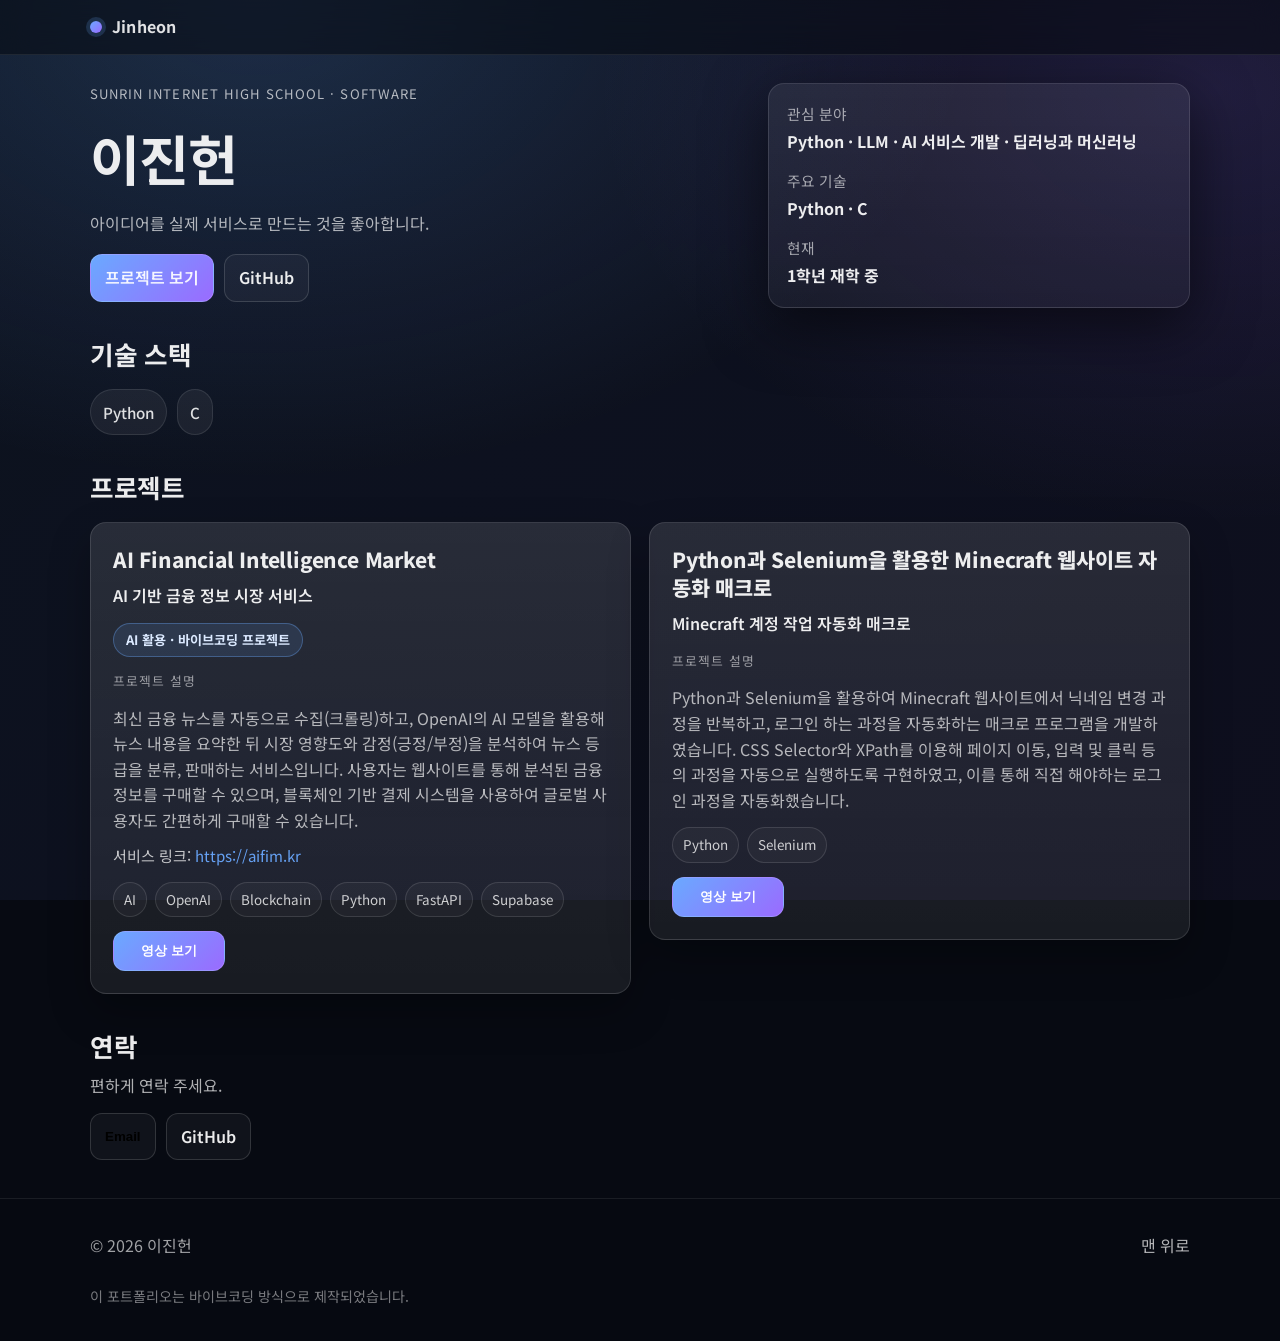
<file: index.html>
<!DOCTYPE html>
<html lang="ko">
<head>
    <meta charset="UTF-8">
    <meta name="viewport" content="width=device-width, initial-scale=1.0">
    <title>이진헌 | Portfolio</title>
    <link rel="preconnect" href="https://fonts.googleapis.com">
    <link rel="preconnect" href="https://fonts.gstatic.com" crossorigin>
    <link href="https://fonts.googleapis.com/css2?family=Roboto:wght@300;400;500;700&family=Noto+Sans+KR:wght@300;400;500;700&display=swap" rel="stylesheet">
    <link rel="stylesheet" href="css/style.css">
</head>
<body>
    <a class="skip-link" href="#main">본문 바로가기</a>

    <header class="site-header">
        <div class="container header-inner">
            <a class="brand" href="#top" aria-label="처음으로">
                <span class="brand-mark" aria-hidden="true"></span>
                <span class="brand-text">Jinheon</span>
            </a>
        </div>
    </header>

    <main id="main">
        <section class="hero" id="top">
            <div class="container hero-inner">
                <div class="hero-text">
                    <p class="kicker">Sunrin Internet High School · Software</p>
                    <h1>이진헌</h1>
                    <p class="subtitle">아이디어를 실제 서비스로 만드는 것을 좋아합니다.</p>
                    <div class="cta-row">
                        <a class="btn primary" href="#projects">프로젝트 보기</a>
                        <a class="btn ghost" href="https://github.com/J1n-h" target="_blank" rel="noreferrer">GitHub</a>
                    </div>
                </div>
                <div class="hero-card" aria-label="요약 카드">
                    <div class="stat">
                        <div class="stat-label">관심 분야</div>
                        <div class="stat-value">Python · LLM · AI 서비스 개발 · 딥러닝과 머신러닝</div>
                    </div>
                    <div class="stat">
                        <div class="stat-label">주요 기술</div>
                        <div class="stat-value">Python · C</div>
                    </div>
                    <div class="stat">
                        <div class="stat-label">현재</div>
                        <div class="stat-value">1학년 재학 중</div>
                    </div>
                </div>
            </div>
            <div class="hero-glow" aria-hidden="true"></div>
        </section>

        <section class="section" id="skills">
            <div class="container">
                <div class="section-head">
                    <h2>기술 스택</h2>
                </div>
                <div class="chips" aria-label="기술 스택 목록">
                    <span class="chip">Python</span>
                    <span class="chip">C</span>
                </div>
            </div>
        </section>

        <section class="section" id="projects">
            <div class="container">
                <div class="section-head">
                    <h2>프로젝트</h2>
                </div>

                <div class="projects" id="project-list" aria-label="프로젝트 목록">
                    <!-- JS에서 프로젝트 카드 렌더링 -->
                </div>
            </div>
        </section>

        <section class="section" id="contact">
            <div class="container">
                <div class="section-head">
                    <h2>연락</h2>
                    <p>편하게 연락 주세요.</p>
                </div>
                <div class="contact-row">
                    <button class="btn ghost" id="copy-email" type="button">Email</button>
                    <a class="btn ghost" href="https://github.com/J1n-h" target="_blank" rel="noreferrer">GitHub</a>
                </div>
            </div>
        </section>
    </main>

    <div class="modal-backdrop" id="video-modal" aria-hidden="true">
        <div class="modal" role="dialog" aria-modal="true" aria-labelledby="video-title">
            <div class="modal-header">
                <div class="modal-title" id="video-title">YouTube</div>
                <button class="modal-close" id="video-close" type="button" aria-label="닫기">닫기</button>
            </div>
            <div class="modal-body" id="video-body"></div>
        </div>
    </div>
    <div class="toast" id="toast" role="status" aria-live="polite"></div>

    <footer class="site-footer">
        <div class="container footer-inner">
            <p>&copy; 2026 이진헌</p>
            <a href="#top" class="to-top">맨 위로</a>
        </div>
        <div class="container">
            <p class="footer-note">이 포트폴리오는 바이브코딩 방식으로 제작되었습니다.</p>
        </div>
    </footer>

    <script type="module" src="js/app.js"></script>
</body>
</html>
</file>
<file: css/style.css>
:root {
    --bg: #070a12;
    --surface: rgba(255, 255, 255, 0.06);
    --surface-2: rgba(255, 255, 255, 0.09);
    --border: rgba(255, 255, 255, 0.12);
    --text: rgba(255, 255, 255, 0.92);
    --muted: rgba(255, 255, 255, 0.68);
    --brand: #6aa9ff;
    --brand-2: #9a6bff;
    --shadow: 0 18px 60px rgba(0, 0, 0, 0.55);
    --radius: 16px;
}

* { box-sizing: border-box; }

html, body {
    height: 100%;
}

body {
    margin: 0;
    font-family: 'Noto Sans KR', 'Roboto', system-ui, -apple-system, Segoe UI, sans-serif;
    background: var(--bg);
    color: var(--text);
    line-height: 1.6;
}

a { color: inherit; }

body::before {
    content: "";
    position: fixed;
    inset: 0;
    pointer-events: none;
    z-index: -1;
    background:
        radial-gradient(1200px 800px at 20% 0%, rgba(106, 169, 255, 0.18), transparent 60%),
        radial-gradient(1000px 700px at 95% 10%, rgba(154, 107, 255, 0.14), transparent 62%),
        linear-gradient(135deg, rgba(106, 169, 255, 0.06), rgba(154, 107, 255, 0.05));
}

.container {
    width: min(1100px, calc(100% - 48px));
    margin: 0 auto;
}

.skip-link {
    position: absolute;
    left: -999px;
    top: 8px;
    padding: 10px 12px;
    background: rgba(255, 255, 255, 0.95);
    color: #0b1020;
    border-radius: 10px;
    z-index: 9999;
}
.skip-link:focus {
    left: 16px;
}

.site-header {
    position: sticky;
    top: 0;
    z-index: 50;
    backdrop-filter: blur(14px);
    background: rgba(7, 10, 18, 0.55);
    border-bottom: 1px solid rgba(255, 255, 255, 0.08);
}

.header-inner {
    display: flex;
    align-items: center;
    justify-content: space-between;
    gap: 16px;
    padding: 14px 0;
}

.brand {
    display: inline-flex;
    align-items: center;
    gap: 10px;
    text-decoration: none;
    font-weight: 700;
    letter-spacing: 0.2px;
}
.brand-mark {
    width: 12px;
    height: 12px;
    border-radius: 6px;
    background: linear-gradient(135deg, var(--brand), var(--brand-2));
    box-shadow: 0 0 0 4px rgba(106, 169, 255, 0.18);
}
.brand-text { opacity: 0.95; }

.nav {
    display: flex;
    gap: 10px;
    flex-wrap: wrap;
    justify-content: flex-end;
}
.nav a {
    text-decoration: none;
    color: var(--muted);
    padding: 8px 10px;
    border-radius: 10px;
    transition: background 160ms ease, color 160ms ease;
}
.nav a:hover {
    background: rgba(255, 255, 255, 0.06);
    color: var(--text);
}

.hero {
    position: relative;
    padding: 28px 0 10px;
}
.hero-inner {
    display: grid;
    grid-template-columns: 1.4fr 0.9fr;
    gap: 22px;
    align-items: stretch;
}
.hero-text h1 {
    margin: 10px 0 10px;
    font-size: clamp(2.2rem, 5vw, 3.4rem);
    letter-spacing: -0.02em;
}
.kicker {
    margin: 0;
    color: var(--muted);
    letter-spacing: 0.08em;
    text-transform: uppercase;
    font-size: 0.82rem;
}
.subtitle {
    margin: 0 0 18px;
    color: var(--muted);
    max-width: 56ch;
}
.hero-card {
    border-radius: var(--radius);
    border: 1px solid var(--border);
    background: linear-gradient(180deg, rgba(255, 255, 255, 0.07), rgba(255, 255, 255, 0.04));
    box-shadow: var(--shadow);
    padding: 18px;
    display: grid;
    gap: 14px;
}
.stat-label {
    color: rgba(255, 255, 255, 0.6);
    font-size: 0.92rem;
}
.stat-value {
    font-weight: 700;
    margin-top: 4px;
}

.hero-glow {
    display: none;
}

.modal-backdrop {
    position: fixed;
    inset: 0;
    display: none;
    place-items: center;
    padding: 18px;
    background: rgba(0, 0, 0, 0.68);
    backdrop-filter: blur(10px);
    z-index: 200;
}
.modal-backdrop[data-open="true"] { display: grid; }

.modal {
    width: min(920px, 100%);
    border-radius: var(--radius);
    border: 1px solid rgba(255, 255, 255, 0.14);
    background: rgba(7, 10, 18, 0.92);
    box-shadow: var(--shadow);
    overflow: hidden;
}
.modal-header {
    display: flex;
    align-items: center;
    justify-content: space-between;
    gap: 10px;
    padding: 12px 14px;
    border-bottom: 1px solid rgba(255, 255, 255, 0.1);
}
.modal-title {
    font-weight: 800;
    letter-spacing: -0.01em;
}
.modal-close {
    background: rgba(255, 255, 255, 0.06);
    border: 1px solid rgba(255, 255, 255, 0.14);
    border-radius: 10px;
    color: rgba(255, 255, 255, 0.9);
    padding: 8px 10px;
    cursor: pointer;
}
.modal-close:hover {
    background: rgba(255, 255, 255, 0.09);
}
.modal-body {
    aspect-ratio: 16 / 9;
    background: black;
}
.modal-body iframe {
    width: 100%;
    height: 100%;
    border: 0;
}

.toast {
    position: fixed;
    left: 50%;
    bottom: 18px;
    transform: translateX(-50%);
    background: rgba(255, 255, 255, 0.08);
    border: 1px solid rgba(255, 255, 255, 0.14);
    border-radius: 999px;
    padding: 10px 12px;
    color: rgba(255, 255, 255, 0.92);
    z-index: 250;
    box-shadow: 0 18px 60px rgba(0, 0, 0, 0.55);
    display: none;
}
.toast[data-show="true"] { display: block; }

.section {
    padding: 16px 0;
}
.section-head {
    display: grid;
    gap: 6px;
    margin-bottom: 14px;
}
.section-head h2 {
    margin: 0;
    font-size: 1.6rem;
    letter-spacing: -0.01em;
}
.section-head p {
    margin: 0;
    color: var(--muted);
}

.grid.two {
    display: grid;
    grid-template-columns: repeat(2, minmax(0, 1fr));
    gap: 14px;
}

.card {
    border-radius: var(--radius);
    border: 1px solid var(--border);
    background: rgba(255, 255, 255, 0.05);
    padding: 16px;
    box-shadow: 0 10px 40px rgba(0, 0, 0, 0.25);
}
.card h3 {
    margin: 0 0 10px;
    font-size: 1.1rem;
}
.bullets {
    margin: 0;
    padding-left: 18px;
    color: var(--muted);
}
.bullets li { margin: 6px 0; }

.chips {
    display: flex;
    flex-wrap: wrap;
    gap: 10px;
}
.chip {
    display: inline-flex;
    align-items: center;
    gap: 8px;
    padding: 10px 12px;
    border-radius: 999px;
    background: rgba(255, 255, 255, 0.06);
    border: 1px solid rgba(255, 255, 255, 0.1);
    color: rgba(255, 255, 255, 0.86);
    font-weight: 500;
    font-size: 0.95rem;
}

.cta-row {
    display: flex;
    gap: 10px;
    flex-wrap: wrap;
}

.btn {
    display: inline-flex;
    align-items: center;
    justify-content: center;
    gap: 8px;
    padding: 10px 14px;
    border-radius: 12px;
    border: 1px solid rgba(255, 255, 255, 0.14);
    text-decoration: none;
    font-weight: 600;
    transition: transform 120ms ease, background 160ms ease, border-color 160ms ease;
    user-select: none;
}
.btn:hover { transform: translateY(-1px); }
.btn.primary {
    background: linear-gradient(135deg, var(--brand), var(--brand-2));
    border-color: rgba(255, 255, 255, 0.16);
}
.btn.ghost {
    background: rgba(255, 255, 255, 0.04);
}
.btn.ghost:hover {
    background: rgba(255, 255, 255, 0.07);
}

.toolbar {
    display: flex;
    align-items: flex-end;
    justify-content: space-between;
    flex-wrap: wrap;
    gap: 12px;
    margin: 10px 0 16px;
}
.field {
    display: grid;
    gap: 6px;
    min-width: min(520px, 100%);
}
.field-label {
    color: rgba(255, 255, 255, 0.65);
    font-size: 0.9rem;
}
.field input {
    width: 100%;
    padding: 12px 12px;
    border-radius: 12px;
    border: 1px solid rgba(255, 255, 255, 0.12);
    background: rgba(255, 255, 255, 0.04);
    color: var(--text);
    outline: none;
}
.field input:focus {
    border-color: rgba(106, 169, 255, 0.55);
    box-shadow: 0 0 0 4px rgba(106, 169, 255, 0.18);
}

.status {
    color: rgba(255, 255, 255, 0.65);
    font-size: 0.95rem;
    display: none;
}

.projects {
    display: grid;
    grid-template-columns: repeat(2, minmax(0, 1fr));
    gap: 18px;
    align-items: start;
}

.project {
    border-radius: var(--radius);
    border: 1px solid rgba(255, 255, 255, 0.12);
    background:
        linear-gradient(180deg, rgba(255, 255, 255, 0.08), rgba(255, 255, 255, 0.03)),
        rgba(255, 255, 255, 0.04);
    padding: 22px;
    display: grid;
    gap: 14px;
    align-content: start;
    box-shadow: 0 18px 40px rgba(0, 0, 0, 0.28);
    transition: transform 160ms ease, border-color 160ms ease, background 160ms ease;
}
.project:hover {
    transform: translateY(-2px);
    background:
        linear-gradient(180deg, rgba(106, 169, 255, 0.12), rgba(255, 255, 255, 0.04)),
        rgba(255, 255, 255, 0.055);
    border-color: rgba(106, 169, 255, 0.4);
}
.project-title {
    margin: 0;
    font-weight: 800;
    letter-spacing: -0.01em;
    font-size: 1.3rem;
    line-height: 1.35;
}
.project-summary {
    margin: -4px 0 0;
    color: rgba(255, 255, 255, 0.92);
    font-weight: 600;
}
.project-badge {
    display: inline-flex;
    width: fit-content;
    max-width: 100%;
    padding: 7px 12px;
    border-radius: 999px;
    border: 1px solid rgba(106, 169, 255, 0.34);
    background: rgba(106, 169, 255, 0.12);
    color: #dbe9ff;
    font-size: 0.82rem;
    font-weight: 700;
    line-height: 1.4;
}
.project-copy-label {
    color: rgba(255, 255, 255, 0.55);
    font-size: 0.8rem;
    letter-spacing: 0.08em;
    text-transform: uppercase;
}
.project-desc {
    color: var(--muted);
    margin: 0;
}
.project-link-copy {
    margin: -4px 0 0;
    color: rgba(255, 255, 255, 0.74);
    font-size: 0.94rem;
}
.project-link-copy a {
    color: rgba(106, 169, 255, 0.95);
    text-decoration: none;
}
.project-link-copy a:hover {
    text-decoration: underline;
}
.project-tags {
    display: flex;
    flex-wrap: wrap;
    gap: 8px;
}
.tag {
    font-size: 0.84rem;
    padding: 6px 10px;
    border-radius: 999px;
    border: 1px solid rgba(255, 255, 255, 0.12);
    background: rgba(255, 255, 255, 0.03);
    color: rgba(255, 255, 255, 0.78);
}
.project-actions {
    display: flex;
    gap: 12px;
    flex-wrap: wrap;
}
.project-action {
    display: inline-flex;
    align-items: center;
    justify-content: center;
    min-width: 112px;
    padding: 10px 14px;
    border-radius: 12px;
    border: 1px solid rgba(255, 255, 255, 0.14);
    color: rgba(255, 255, 255, 0.9);
    text-decoration: none;
    font-weight: 700;
    cursor: pointer;
    transition: transform 120ms ease, background 160ms ease, border-color 160ms ease;
}
.project-action:hover {
    transform: translateY(-1px);
}
.project-action.primary {
    background: linear-gradient(135deg, var(--brand), var(--brand-2));
    color: white;
}
.project-action.ghost {
    background: rgba(255, 255, 255, 0.04);
}
.project-action.ghost:hover {
    background: rgba(255, 255, 255, 0.09);
}

.contact-row {
    display: flex;
    gap: 10px;
    flex-wrap: wrap;
}

.note {
    margin: 12px 0 0;
    color: rgba(255, 255, 255, 0.58);
    font-size: 0.92rem;
}

.site-footer {
    margin-top: 22px;
    padding: 18px 0 34px;
    border-top: 1px solid rgba(255, 255, 255, 0.08);
    background: rgba(7, 10, 18, 0.35);
}
.footer-inner {
    display: flex;
    align-items: center;
    justify-content: space-between;
    gap: 10px;
    color: rgba(255, 255, 255, 0.62);
}
.footer-note {
    margin: 10px 0 0;
    color: rgba(255, 255, 255, 0.46);
    font-size: 0.88rem;
}
.to-top {
    text-decoration: none;
    color: rgba(255, 255, 255, 0.7);
}
.to-top:hover { color: white; }

@media (max-width: 980px) {
    .hero-inner { grid-template-columns: 1fr; }
    .projects { grid-template-columns: repeat(2, minmax(0, 1fr)); }
}

@media (max-width: 680px) {
    .container { width: calc(100% - 32px); }
    .grid.two { grid-template-columns: 1fr; }
    .projects { grid-template-columns: 1fr; }
    .nav { gap: 6px; }
    .nav a { padding: 8px 8px; }
}
</file>
